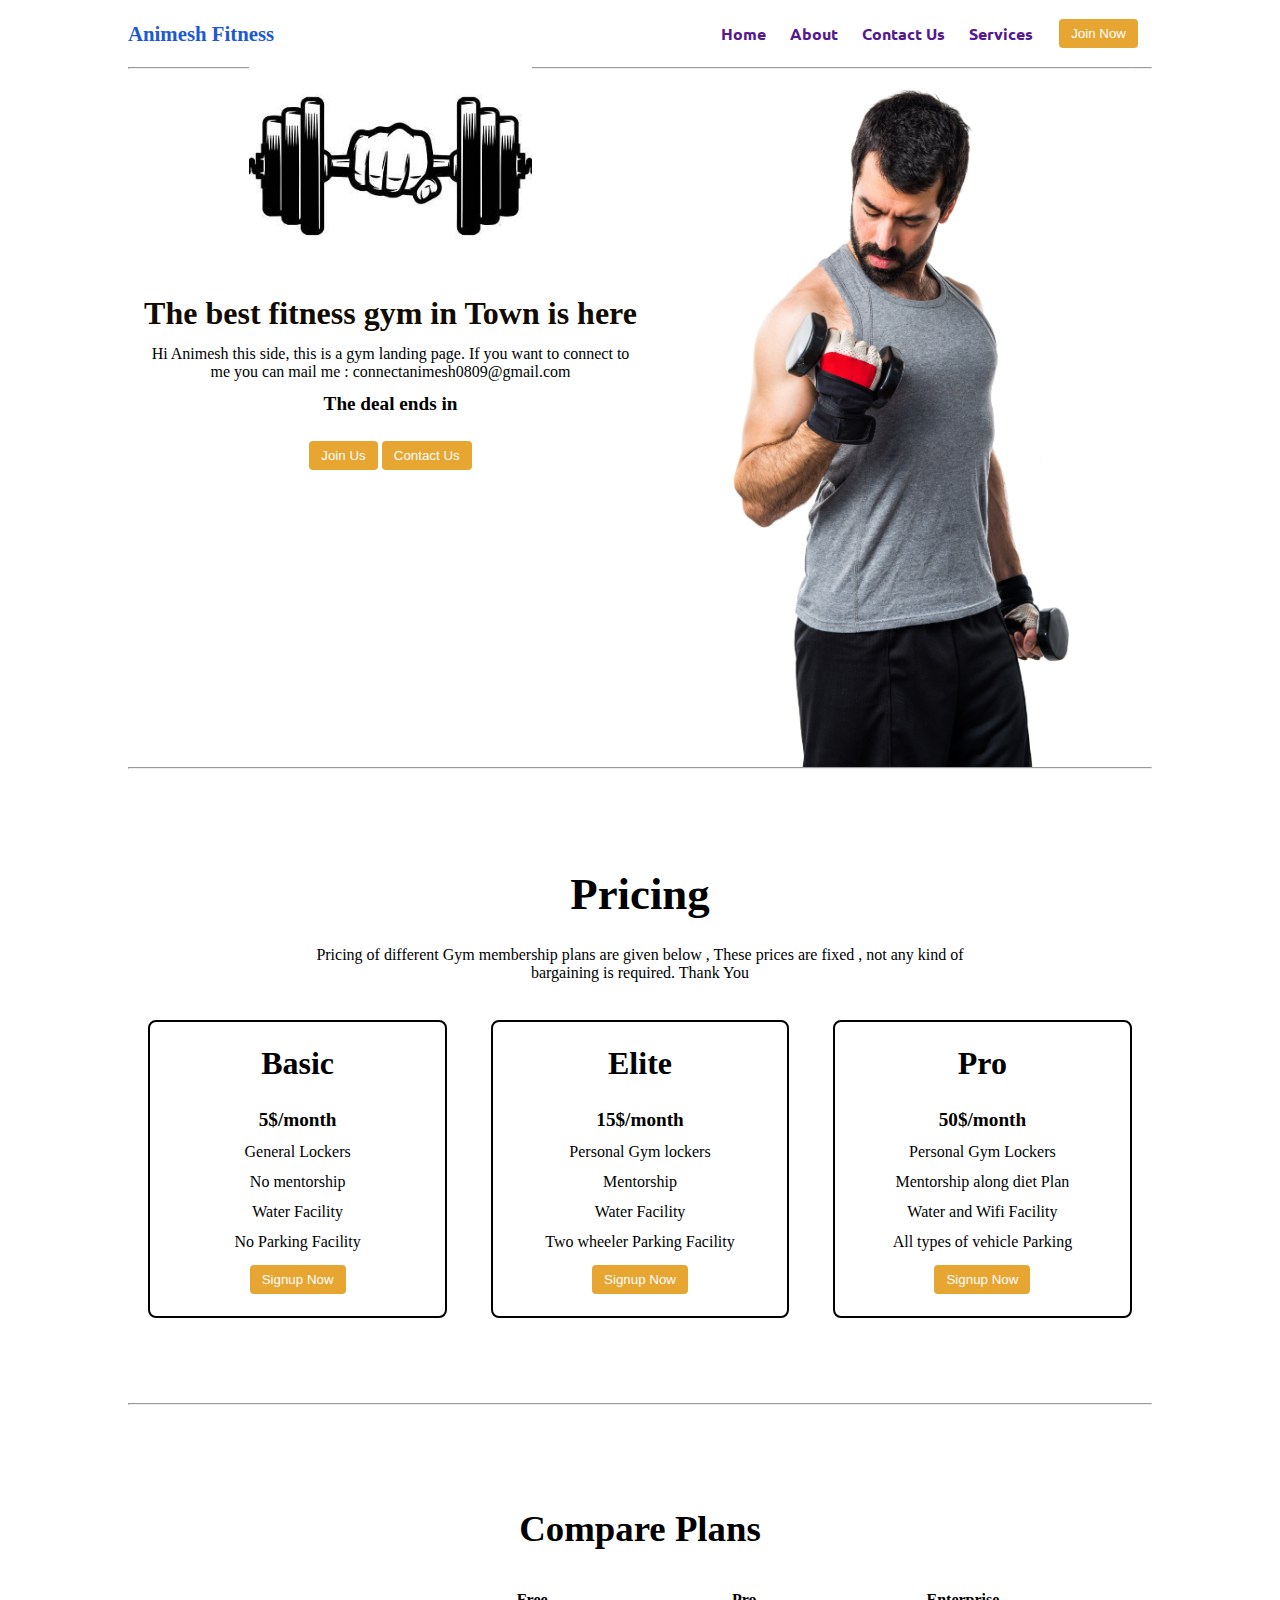
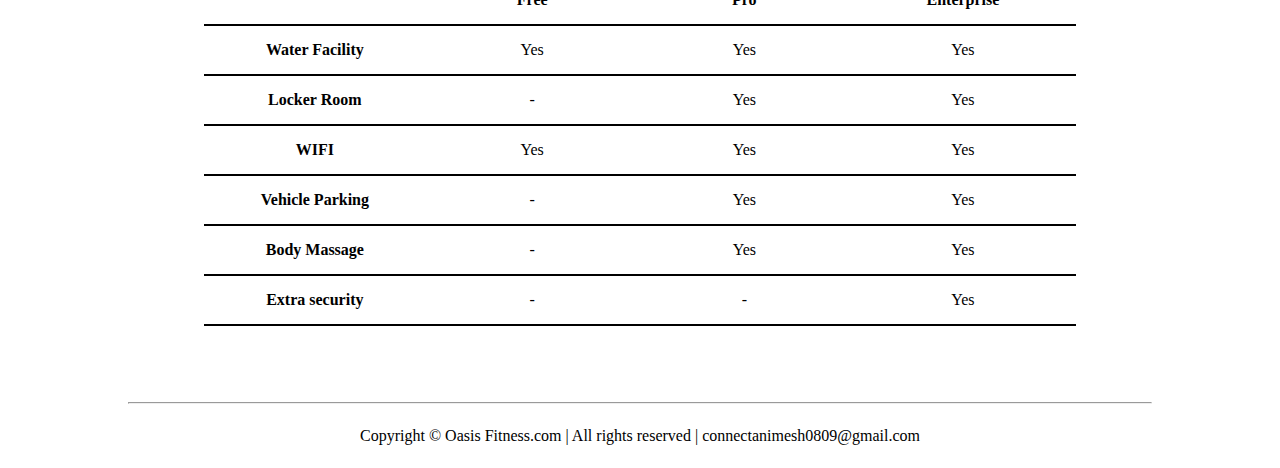
<file: Landing Page/index.html>
<!DOCTYPE html>
<html lang="en">

<head>
    <meta charset="UTF-8">
    <meta name="viewport" content="width=device-width, initial-scale=1.0">
    <title>Animesh Gym-The best fitness in town</title>
    <link rel="stylesheet" href="style.css">
    <link rel="stylesheet" href="utils.css">
    <script src="script.js"></script>
</head>

<body class="overflow-xhidden">
    <div class="container mx-auto">
        <header>
            <nav class="flex justify-between">
                <div class="flex items-center font-bold text-blue logo">Animesh Fitness</div>
                <ul class="navbar flex items-center">
                    <li><a class="underline" href="">Home</a></li>
                    <li><a class="underline" href="">About</a></li>
                    <li><a class="underline" href="">Contact Us</a></li>
                    <li><a class="underline" href="">Services</a></li>
                    <li><button class="btn">Join Now</button></li>
                </ul>
            </nav>
            <hr>
        </header>
        <main class="min-h-screen ">
            <section class="section1">
                <div class="flex">
                    <div class="topleft flex flex-col justify-center px-2">
                        <div class="text-center">
                            <img class="dumbelling" src="images/dumbell.png" alt="">
                        </div>
                        <h1 class="my-1 text-center">The best fitness gym in Town is here</h1>
                        <p class="text-center">Hi Animesh this side, this is a gym landing page. If you want to connect to me you can mail me : connectanimesh0809@gmail.com</p>
                        <p class="deal text-center">The deal ends in <span id="demo"></span></p>
                        <div class="buttons">
                            <button class="btn">Join Us</button>
                            <button class="btn">Contact Us</button>
                        </div>
                    </div>
                    <div class="topright flex justify-center">
                        <img class="gymimg" src="images/img1.jpg" alt="gym" srcset="">
                    </div>
                </div>
            </section>
            <hr>
            <section class="section2">
                <h1 class="text-center my-2">Pricing</h1>
                <p class="my-2">Pricing of different Gym membership plans are given below , These prices are fixed , not any kind of bargaining is required. Thank You</p>
                <div class="boxes flex justify-center">
                    <div class="box">
                        <h2>Basic</h2>
                        <ul>
                            <li class="highlighted">5$/month</li>
                            <li>General Lockers</li>
                            <li>No mentorship</li>
                            <li>Water Facility</li>
                            <li>No Parking Facility</li>
                            <li><button class="btn">Signup Now</button></li>

                        </ul>
                    </div>
                    <div class="box">
                        <h2>Elite</h2>
                        <ul>
                            <li class="highlighted">15$/month</li>
                            <li>Personal Gym lockers</li>
                            <li>Mentorship</li>
                            <li>Water Facility</li>
                            <li>Two wheeler Parking Facility</li>
                            <li><button class="btn">Signup Now</button></li>

                        </ul>
                    </div>
                    <div class="box">
                        <h2>Pro</h2>
                        <ul>
                            <li class="highlighted">50$/month</li>
                            <li>Personal Gym Lockers</li>
                            <li>Mentorship along diet Plan</li>
                            <li>Water and Wifi Facility</li>
                            <li>All types of vehicle Parking</li>
                            <li><button class="btn">Signup Now</button></li>
                        </ul>
                    </div>
                </div>
            </section>
            <hr>
            <section class="section3">
                <h1 class="text-center my-2">Compare Plans</h1>
                <div class="container plantable">
                    <table class="table text-center">
                        <thead>
                            <tr>
                                <th></th>
                                <th>Free</th>
                                <th>Pro</th>
                                <th>Enterprise</th>
                            </tr>
                        </thead>
                        <tbody>
                            <tr>
                                <th scope="row" class="text-start">Water Facility</th>
                                <td>Yes
                                    </svg>
                                </td>
                                <td>Yes
                                    </svg>
                                </td>
                                <td>Yes
                                    </svg>
                                </td>
                            </tr>
                            <tr>
                                <th scope="row" class="text-start">Locker Room</th>
                                <td>-</td>                                <td>Yes
                                    </svg>
                                </td>
                                <td>Yes
                                    </svg>
                                </td>
                            </tr>
                        </tbody>

                        <tbody>
                            <tr>
                                <th scope="row" class="text-start">WIFI </th>
                                <td>Yes
                                    </svg>
                                </td>
                                <td>Yes
                                    </svg>
                                </td>
                                <td>Yes
                                    </svg>
                                </td>
                            </tr>
                            <tr>
                                <th scope="row" class="text-start">Vehicle Parking</th>
                                <td>-</td>                                <td>Yes
                                    </svg>
                                </td>
                                <td>Yes
                                    </svg>
                                </td>
                            </tr>
                            <tr>
                                <th scope="row" class="text-start">Body Massage</th>
                                <td>-</td>                                <td>Yes
                                    </svg>
                                </td>
                                <td>Yes
                                    </svg>
                                </td>
                            </tr>
                            <tr>
                                <th scope="row" class="text-start">Extra security</th>
                                <td>-</td>                                <td>-</td>                                <td>Yes
                                    </svg>
                                </td>
                            </tr>
                        </tbody>
                    </table>
            </section>
            <hr>
        </main>
        <footer>
            Copyright &copy; Oasis Fitness.com | All rights reserved | connectanimesh0809@gmail.com
        </footer>
    </div>
</body>

</html>
</file>
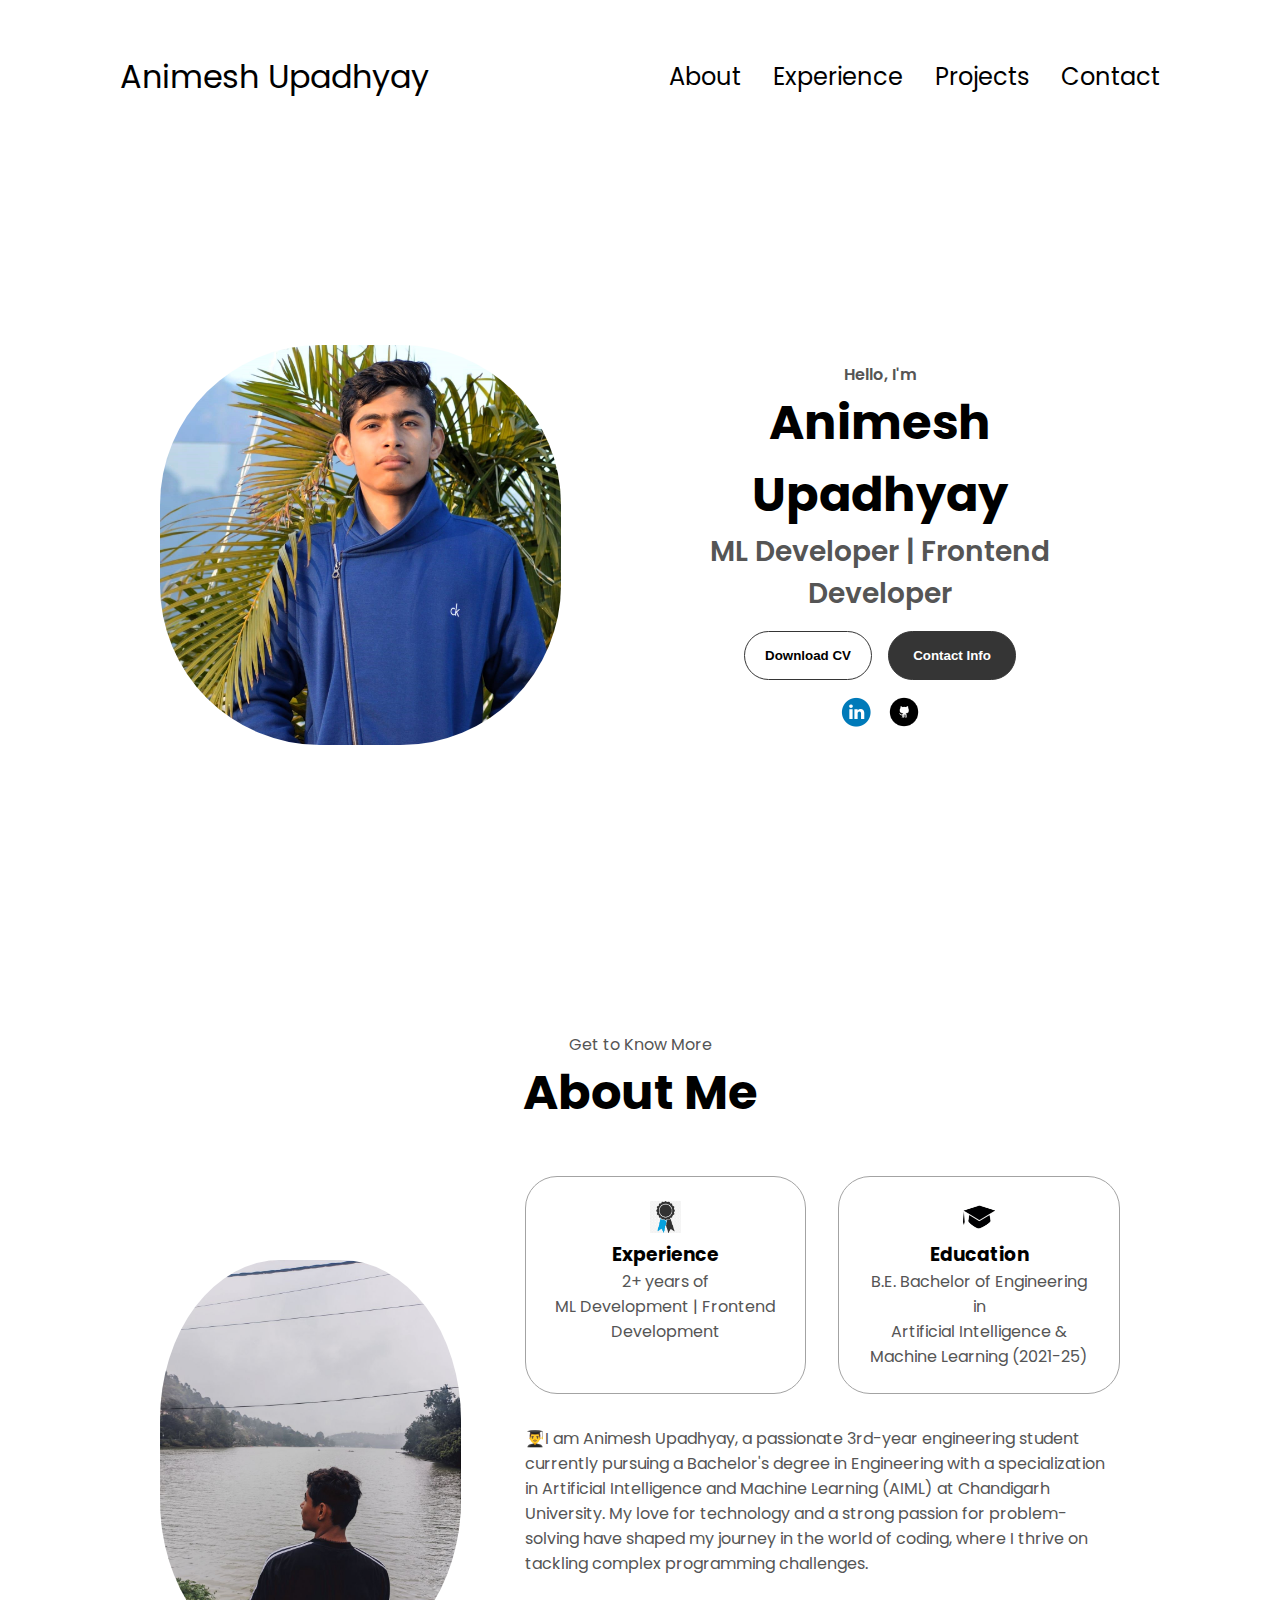
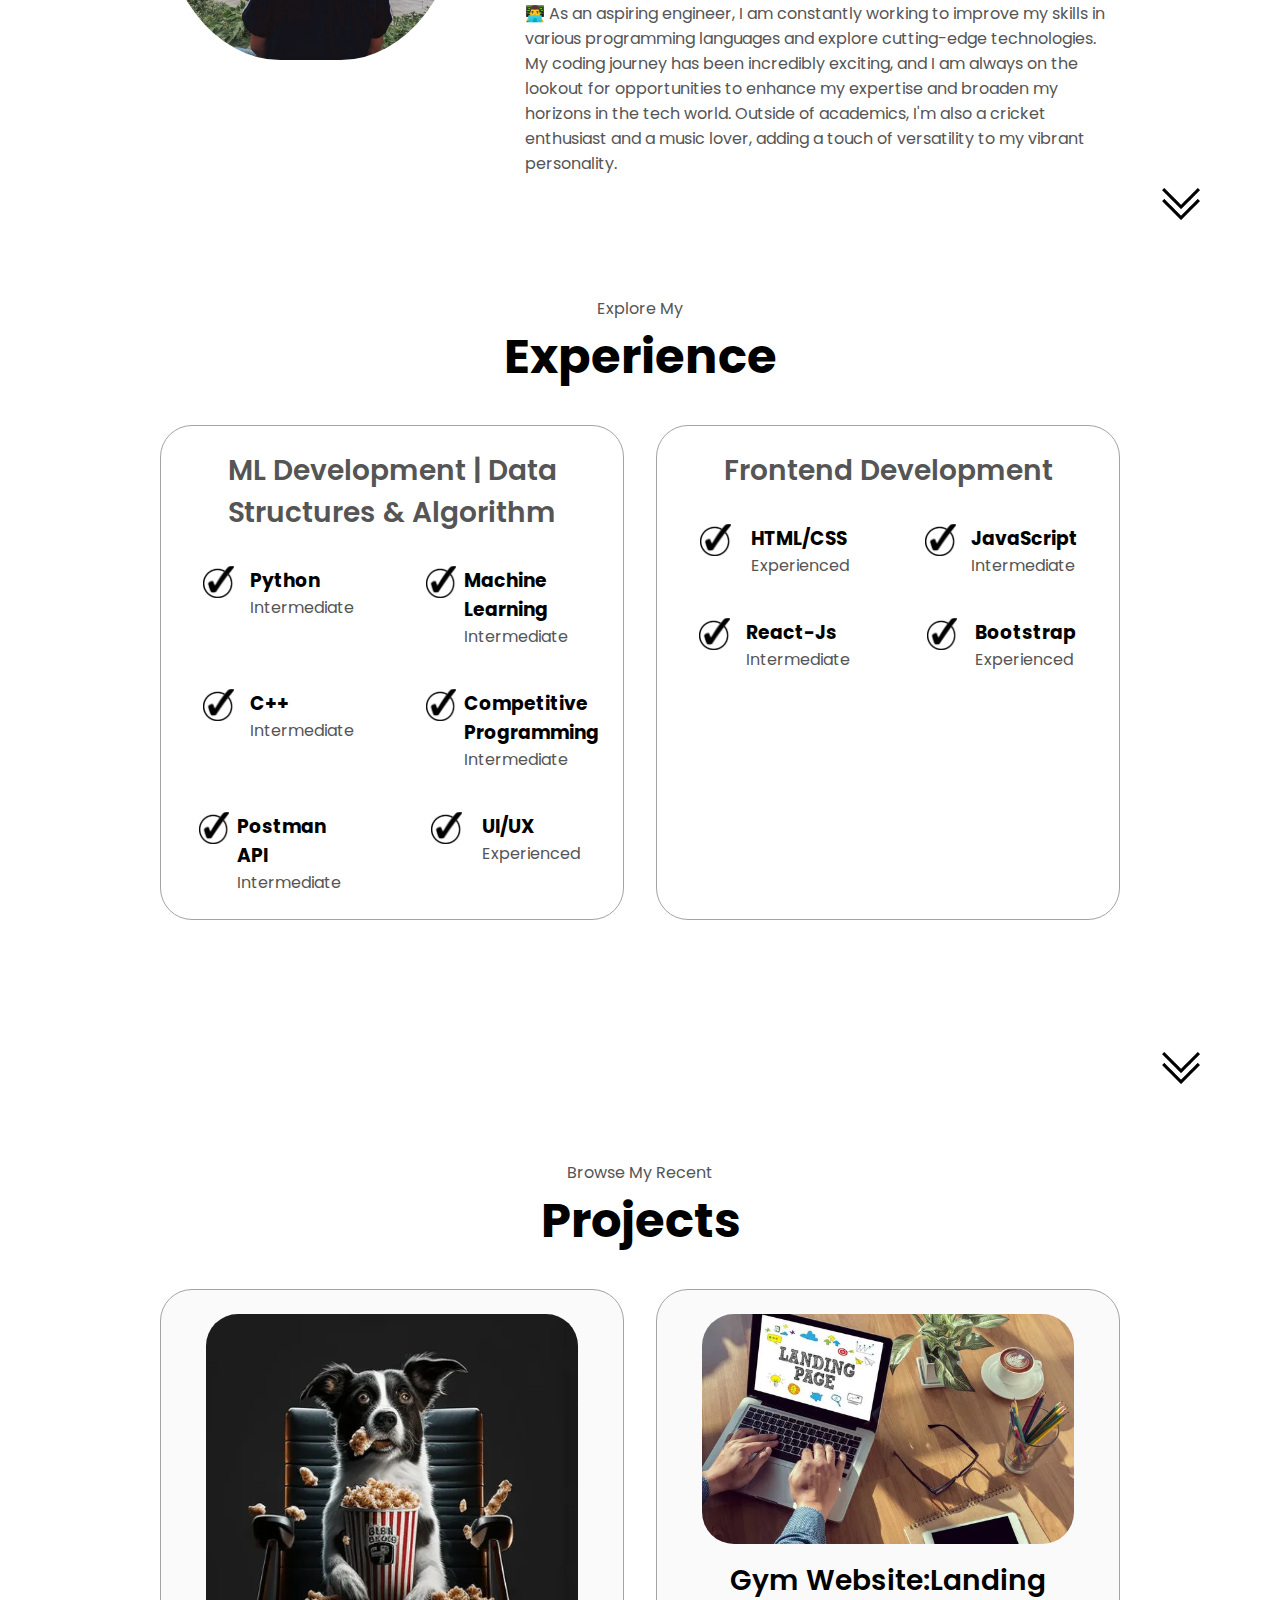
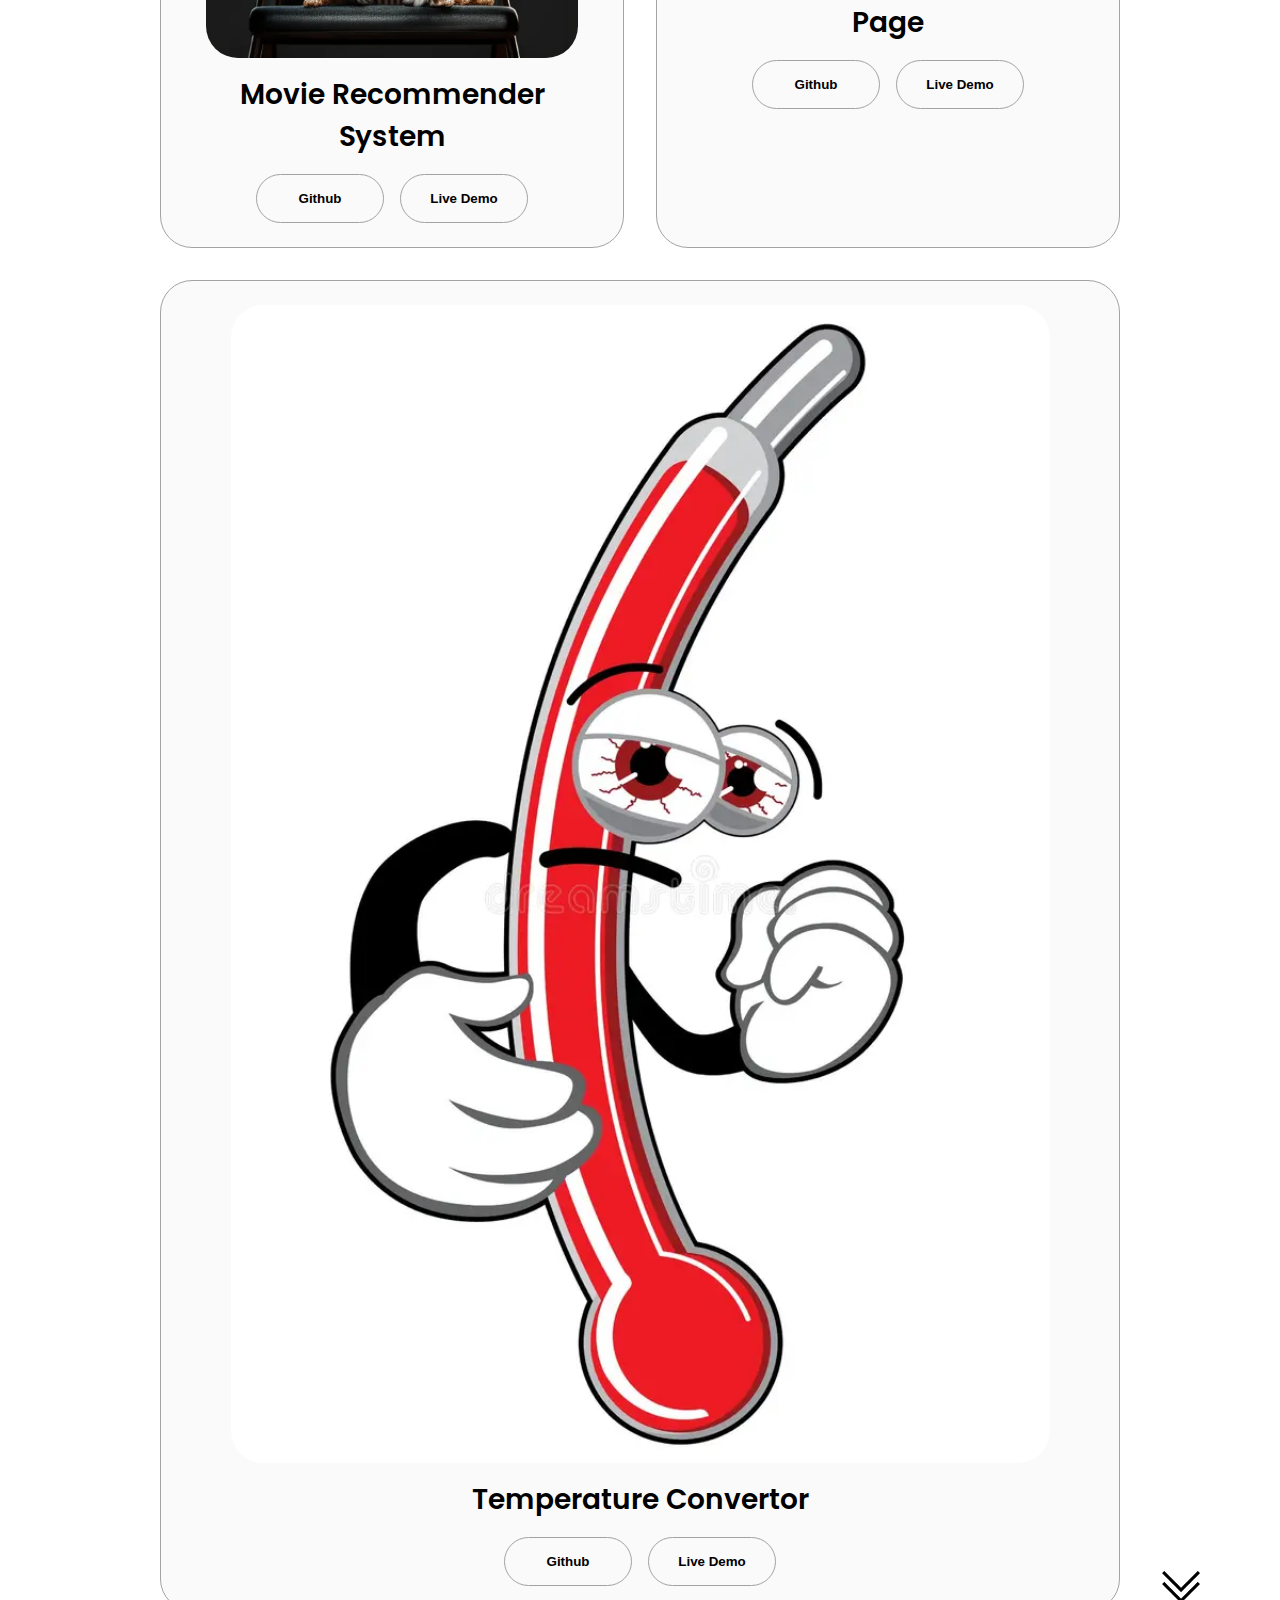
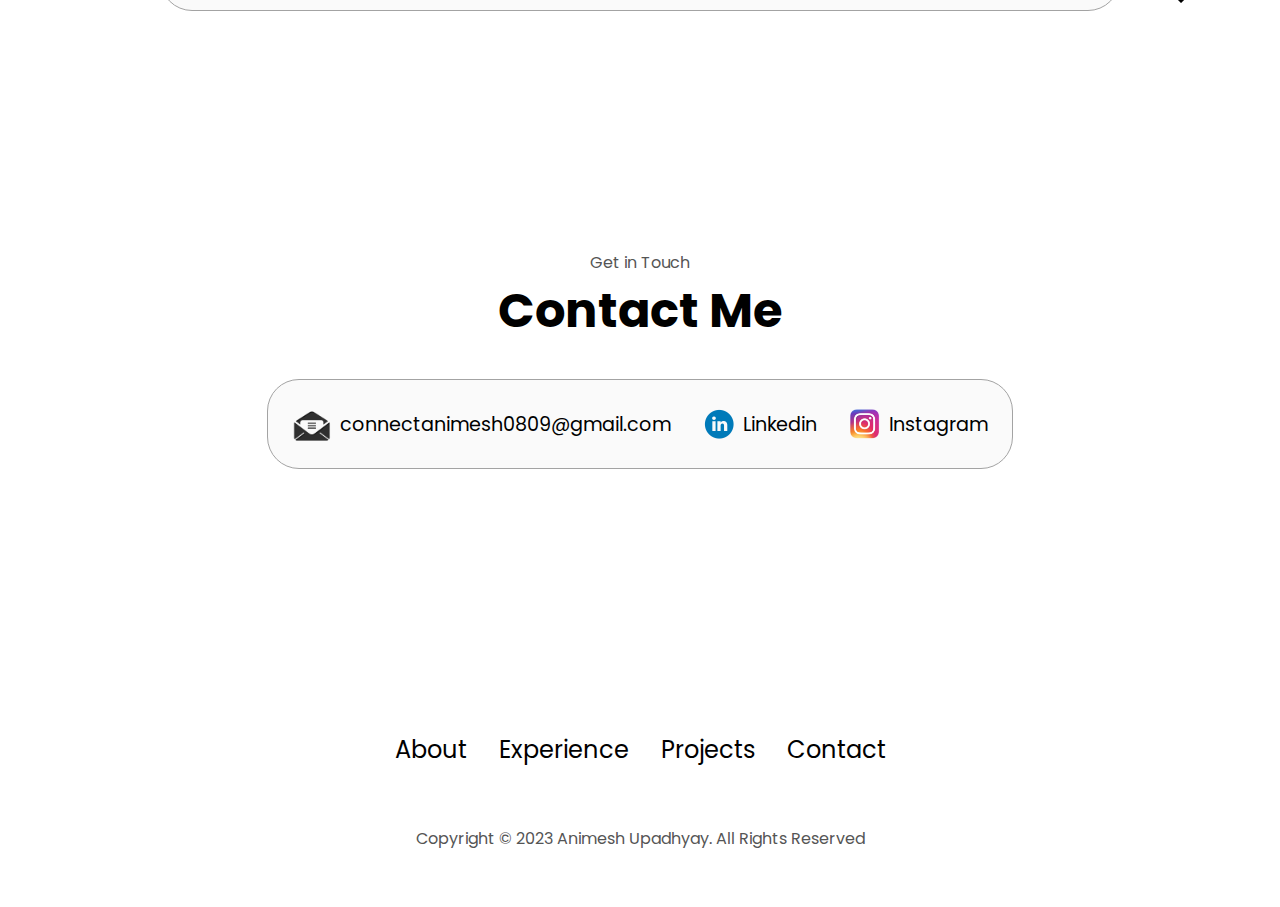
<file: Portfolio/index.html>
<!DOCTYPE html>
<html lang="en">
  <head>
    <meta charset="UTF-8" />
    <meta name="viewport" content="width=device-width, initial-scale=1.0" />
    <title>My Portfolio</title>
    <script src="script.js"></script>
    <link rel="stylesheet" href="style.css" />
    <link rel="stylesheet" href="utils.css" />
  </head>
  <body>
    <nav id="desktop-nav">
      <div class="logo">Animesh Upadhyay</div>
      <div>
        <ul class="nav-links">
          <li><a href="#about">About</a></li>
          <li><a href="#experience">Experience</a></li>
          <li><a href="#projects">Projects</a></li>
          <li><a href="#contact">Contact</a></li>
        </ul>
      </div>
    </nav>
    <nav id="hamburger-nav">
      <div class="logo">Animesh Upadhyay</div>
      <div class="hamburger-menu">
        <div class="hamburger-icon" onclick="toggleMenu()">
          <span></span>
          <span></span>
          <span></span>
        </div>
        <div class="menu-links">
          <li><a href="#about" onclick="toggleMenu()">About</a></li>
          <li><a href="#experience" onclick="toggleMenu()">Experience</a></li>
          <li><a href="#projects" onclick="toggleMenu()">Projects</a></li>
          <li><a href="#contact" onclick="toggleMenu()">Contact</a></li>
        </div>
      </div>
    </nav>
    <section id="profile">
      <div class="section__pic-container">
        <img src="./images/profile_img.jpg" alt="" />
      </div>
      <div class="section__text">
        <p class="section__text__p1">Hello, I'm</p>
        <h1 class="title">Animesh Upadhyay</h1>
        <p class="section__text__p2">ML Developer | Frontend Developer</p>
        <div class="btn-container">
          <button class="btn btn-color-2" onclick="window.open('./images/Animesh_Upadhyay_Resume.pdf')">Download CV</button>
          <button class="btn btn-color-1" onclick="location.href='./#contact'">
            Contact Info
          </button>
        </div>
        <div id="socials-container">
          <img
            src="./images/linkedin.png"
            alt="Linkedin"
            class="icon"
            onclick="location.href='https://linkedin.com/in/animesh-upadhyay-74a32a1b5/'"
          />
          <img
            src="./images/github.png"
            alt="Github"
            class="icon"
            onclick="location.href='https://github.com/animesh-up'"
          />
        </div>
      </div>
    </section>
    <section id="about">
      <p class="section__text__p1">Get to Know More</p>
      <h1 class="title">About Me</h1>
      <div class="section-container">
        <div class="section__pic-container">
          <img
            src="./images/profilepic.jpg"
            alt="Profile-Pic"
            class="about-pic"
          />
        </div>
        <div class="about-details-container">
          <div class="about-containers">
            <div class="details-container">
              <img
                src="./images/experience.png"
                alt="Experience icon"
                class="icon"
              />
              <h3>Experience</h3>
              <p>2+ years of <br />ML Development | Frontend Development</p>
            </div>
            <div class="details-container">
              <img
                src="./images/education.png"
                alt="Education icon"
                class="icon"
              />
              <h3>Education</h3>
              <p>
                B.E. Bachelor of Engineering in <br />Artificial Intelligence &
                Machine Learning (2021-25)
              </p>
            </div>
          </div>
          <div class="text-container">
            <p>
                👨‍🎓I am Animesh Upadhyay, a passionate 3rd-year engineering student currently pursuing a Bachelor's degree in Engineering with a specialization in Artificial Intelligence and Machine Learning (AIML) at Chandigarh University. My love for technology and a strong passion for problem-solving have shaped my journey in the world of coding, where I thrive on tackling complex programming challenges.<br><br>

                👨‍💻 As an aspiring engineer, I am constantly working to improve my skills in various programming languages and explore cutting-edge technologies. My coding journey has been incredibly exciting, and I am always on the lookout for opportunities to enhance my expertise and broaden my horizons in the tech world. Outside of academics, I'm also a cricket enthusiast and a music lover, adding a touch of versatility to my vibrant personality.
            </p>
          </div>
        </div>
      </div>
      <img
        src="./images/arrow.png"
        alt="Arrow icon"
        class="icon arrow"
        onclick="location.href='./#experience'"
      />
    </section>
    <section id="experience">
      <p class="section__text__p1">Explore My</p>
      <h1 class="title">Experience</h1>
      <div class="experience-details-container">
        <div class="about-containers">
          <div class="details-container">
            <h2 class="experience-sub-title">
              ML Development | Data Structures & Algorithm
            </h2>
            <div class="article-container">
              <article>
                <img
                  src="./images/checkmark.webp"
                  alt="Experience icon"
                  class="icon"
                />
                <div>
                  <h3>Python</h3>
                  <p>Intermediate</p>
                </div>
              </article>
              <article>
                <img
                  src="./images/checkmark.webp"
                  alt="Experience icon"
                  class="icon"
                />
                <div>
                  <h3>Machine Learning</h3>
                  <p>Intermediate</p>
                </div>
              </article>
              <article>
                <img
                  src="./images/checkmark.webp"
                  alt="Experience icon"
                  class="icon"
                />
                <div>
                  <h3>C++</h3>
                  <p>Intermediate</p>
                </div>
              </article>
              <article>
                <img
                  src="./images/checkmark.webp"
                  alt="Experience icon"
                  class="icon"
                />
                <div>
                  <h3>Competitive Programming</h3>
                  <p>Intermediate</p>
                </div>
              </article>
              <article>
                <img
                  src="./images/checkmark.webp"
                  alt="Experience icon"
                  class="icon"
                />
                <div>
                  <h3>Postman API</h3>
                  <p>Intermediate</p>
                </div>
              </article>
              <article>
                <img
                  src="./images/checkmark.webp"
                  alt="Experience icon"
                  class="icon"
                />
                <div>
                  <h3>UI/UX</h3>
                  <p>Experienced</p>
                </div>
              </article>
            </div>
          </div>
          <div class="details-container">
            <h2 class="experience-sub-title">
              Frontend Development
            </h2>
            <div class="article-container">
              <article>
                <img
                  src="./images/checkmark.webp"
                  alt="Experience icon"
                  class="icon"
                />
                <div>
                  <h3>HTML/CSS</h3>
                  <p>Experienced</p>
                </div>
              </article>
              <article>
                <img
                  src="./images/checkmark.webp"
                  alt="Experience icon"
                  class="icon"
                />
                <div>
                  <h3>JavaScript</h3>
                  <p>Intermediate</p>
                </div>
              </article>
              <article>
                <img
                  src="./images/checkmark.webp"
                  alt="Experience icon"
                  class="icon"
                />
                <div>
                  <h3>React-Js</h3>
                  <p>Intermediate</p>
                </div>
              </article>
              <article>
                <img
                  src="./images/checkmark.webp"
                  alt="Experience icon"
                  class="icon"
                />
                <div>
                  <h3>Bootstrap</h3>
                  <p>Experienced</p>
                </div>
              </article>
            </div>
          </div>
        </div>
      </div>
      <img
        src="./images/arrow.png"
        alt="Arrow icon"
        class="icon arrow"
        onclick="location.href='./#projects'"
      />
    </section>
    <section id="projects">
      <p class="section__text__p1">Browse My Recent</p>
      <h1 class="title">Projects</h1>
      <div class="experience-details-container">
        <div class="about-containers">
          <div class="details-container color-container">
            <div class="article-container">
              <img src="./images/project-1.webp" alt="Project-1" class="project-img" />
            </div>
            <h2 class="experience-sub-title project-title">Movie Recommender System</h2>
            <div class="btn-container">
              <button
                class="btn btn-color-2 project-btn"
                onclick="location.href='https://github.com/animesh-up/movie-recommender-system'"
              >
                Github
              </button>
              <button class="btn btn-color-2 project-btn" onclick="location.href='https://animesh-movie.streamlit.app/'">Live Demo</button>
            </div>
          </div>
          <div class="details-container color-container">
            <div class="article-container">
              <img src="./images/landing-page.webp" alt="Project-2" class="project-img" />
            </div>
            <h2 class="experience-sub-title project-title">Gym Website:Landing Page</h2>
            <div class="btn-container">
              <button
                class="btn btn-color-2 project-btn"
                onclick="location.href='https://github.com/animesh-up/Gym-Landing-Page'"
              >
                Github
              </button>
              <button class="btn btn-color-2 project-btn" onclick="location.href='https://animesh-up.github.io/Gym-Landing-Page/'">Live Demo</button>
            </div>
          </div>
          <div class="details-container color-container">
            <div class="article-container">
              <img src="./images/temprature.webp" alt="Project-3" class="project-img" />
            </div>
            <h2 class="experience-sub-title project-title">Temperature Convertor</h2>
            <div class="btn-container">
              <button
                class="btn btn-color-2 project-btn"
                onclick="location.href='https://github.com/animesh-up/Temperature-Convertor'"
              >
                Github
              </button>
              <button class="btn btn-color-2 project-btn" onclick="location.href='https://animesh-up.github.io/Temperature-Convertor/'">Live Demo</button>
            </div>
          </div>
        </div>
      </div>
      <img
      src="./images/arrow.png"
      alt="Arrow icon"
      class="icon arrow"
      onclick="location.href='./#contact'"
    />
    </section>
    <section id="contact">
        <p class="section__text__p1">Get in Touch</p>
        <h1 class="title">Contact Me</h1>
        <div class="contact-info-upper-container">
            <div class="contact-info-container">
                <img src="./images/email.png" alt="Email icon" class="icon contact-icon email-icon">
                <p><a href="mailto: connectanimesh0809@gmail.com" target="_blank">connectanimesh0809@gmail.com</a></p>
            </div>
            <div class="contact-info-container">
                <img src="./images/linkedin.png" alt="Linkedin icon" class="icon contact-icon">
                <p><a href="https://linkedin.com/in/animesh-upadhyay-74a32a1b5/" target="_blanks">Linkedin</a></p>
            </div>
            <div class="contact-info-container">
                <img src="./images/instagram.webp" alt="instagram icon" class="icon contact-icon">
                <p><a href="https://www.instagram.com/aniiiimeshhh/" target="_blank">Instagram</a></p>
            </div>
        </div>
    </section>
    <footer>
        <nav>
            <div class="nav-links-container">
                <ul class="nav-links">
                    <li><a href="#about">About</a></li>
                    <li><a href="#experience">Experience</a></li>
                    <li><a href="#projects">Projects</a></li>
                    <li><a href="#contact">Contact</a></li>
                  </ul>
            </div>
        </nav>
        <p>Copyright &#169; 2023 Animesh Upadhyay. All Rights Reserved</p>
    </footer>
  </body>
</html>
</file>
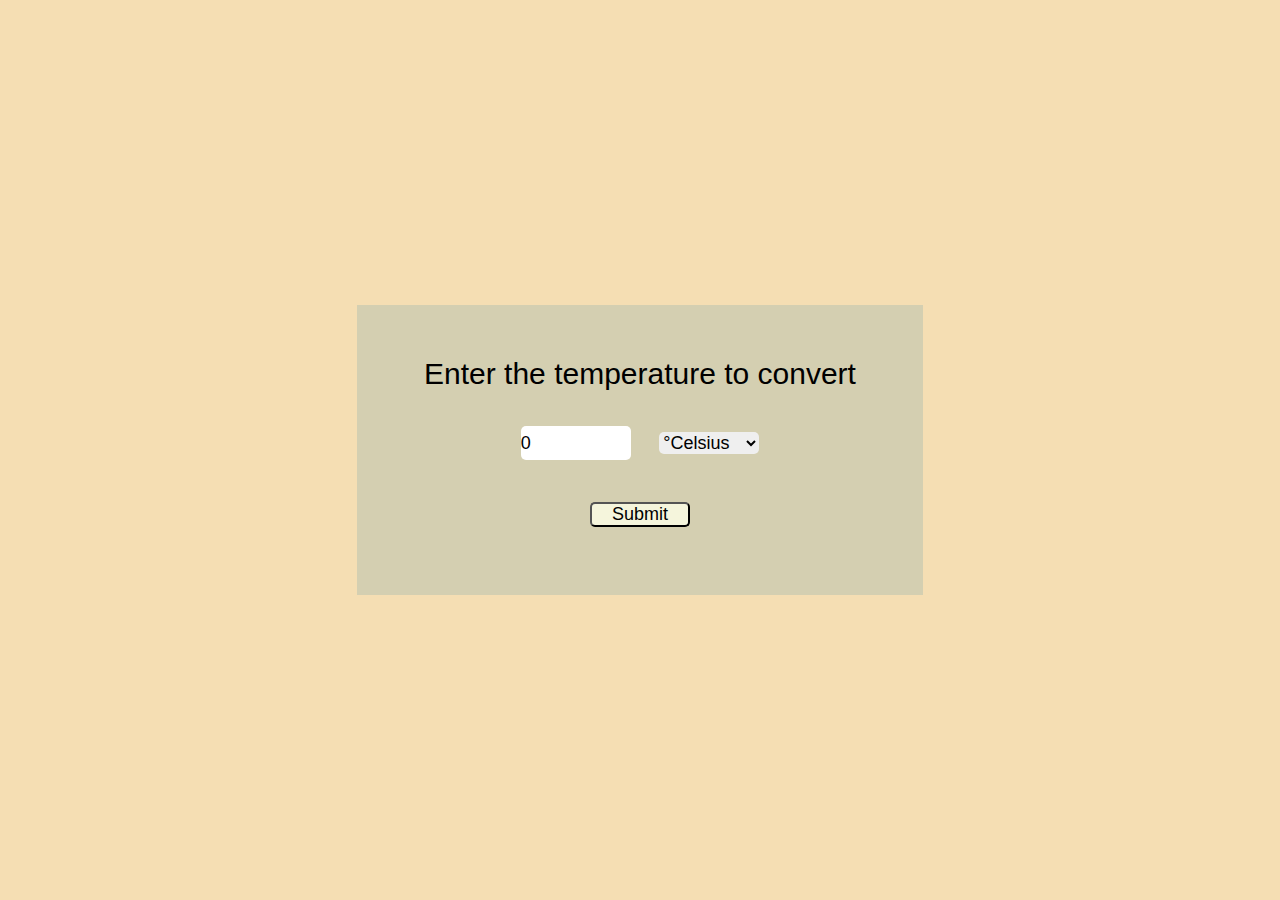
<file: Temprature Convertor/index.html>
<!DOCTYPE html>
<html lang="en">
<head>
    <meta charset="UTF-8">
    <meta name="viewport" content="width=device-width, initial-scale=1.0">
    <title>Temperature Convertor</title>
    <link rel="stylesheet" href="style.css">
    <script src="app.js"></script>
</head>
<body>
    <div class="container">
        <form  id="calcTemp" onSubmit="calculateTemp(); return false">
            <label for="temp">Enter the temperature to convert</label>
            <br>
            <input type="number" name="temp" id="temp" value="0">
            <select name="temp_diff" id="temp_diff">
                <option value="cel">&#176;Celsius</option>
                <option value="fah">&#176;Fahrenheit</option>
            </select>
            <br>
            <input type="submit" name="temp" id="submit">
            <br>
            <span id="result"></span>
        </form>
    </div>
</body>
</html>
</file>
<file: Landing Page/style.css>
@import url('https://fonts.googleapis.com/css2?family=Ubuntu:wght@300&display=swap');

*{
    margin: 0;
    padding: 0;
}

.container{
    max-width: 80vw;
}

.navbar{
    display: flex;
    height: 67px;
    font-family: 'Ubuntu', sans-serif;
}


.navbar li{
    list-style: none;
    margin: 0 12px;
}

.topleft{
    width: 50%;
    height: 400px ;

}

.topright{
    width: 50%;
}
.topright img{
    width: 50%;
}
.section1{
    max-height: 100vh;
}
.logo{
    font-size: 1.3rem;
}
.dumbell-img{
    width: 89px;

}
.dumbelling{
    width: 283px;
}

.topright .gymimg{
    width:466px;
}
.section1 h1{
    font-size: 2rem;
    color: rgb(17, 11, 1);
}
.section2 h1{
    font-size: 2.8rem;
}
.section2{
    padding: 73px;
}
.section2 p{
    padding: 0 8vw;
    text-align: center;
}
.box{
    margin: 12px 22px;
    min-width:23vw ;
    border: 2px solid black;
    text-align: center;
    padding: 8px 0px;
    border-radius: 8px;
}
.box h2{
    font-size: 2rem;
    padding: 15px 0;
}
.box ul{
    list-style: none;
}
.box ul li{
    margin: 12px 2px;
}

.highlighted{
    font-size: 1.2rem;
    font-weight: bolder;
}

.plantable{
    display: flex;
    justify-content: center;
    align-items: center;
}
.section3 table{
    width: 100%;
    margin-bottom: 140px 0;
    margin-top: 40px 0;
    border-collapse: collapse;
}
.section3 h1{
    font-size: 2.3rem;
}
.section3{
    padding: 76px;
}
.section3 table th{
    width: 23vw;
    border-bottom: 2px solid black;
    padding: 15px 0;
}
.section3 table td{
    border-bottom: 2px solid black;
}

footer{
    padding: 23px;
    text-align: center;
}

.buttons{
    display: flex;
    justify-content: center;
    align-items: center;
    margin: 12px;
}

.deal{
    font-size: 1.2rem;
    font-weight: bolder;
    margin: 12px 0;
}
</file>
<file: Landing Page/utils.css>
.min-h-screen{
    min-height: 100vh;
    
}
.bg-red{
    background-color: red;
}

.mx-auto{
    margin-left: auto;
    margin-right: auto;
}

.flex{
    display: flex;
}

.items-center{
    align-items: center;
}

.justify-between{
    justify-content:space-between;
}

.justify-center{
    justify-content: center;
}
.font-bold{
    font-weight: bolder;
}

.flex-col{
    flex-direction: column;
}

.my-1{
    margin-top: 13px;
    margin-bottom: 13px;
}
.my-2{
    margin-top: 26px;
    margin-bottom: 26px;

}
.px-2{
    padding-left: 13px;
    padding-right: 13px;
}
.text-blue{
    color: rgb(29, 88, 214);
}
.btn{
    padding: 7px 12px;
    border: 2px solid white;
    color:white;
    border-radius: 6px;
    background-color: rgb(231, 165, 50);
    cursor: pointer;
}
.overflow-xhidden{
    overflow-x: hidden;
}
.text-center{
    text-align: center;
}
.underline{
    text-decoration: none;
    font-weight: bold;
}
</file>
<file: Portfolio/style.css>
@import url("https://fonts.googleapis.com/css2?family=Poppins:wght@300;400;500;600&display=swap");

*{
    margin: 0;
    padding: 0;
}
body{
    font-family: "Poppins",sans-serif;
}
html{
    scroll-behavior: smooth;
}
p{
    color: rgb(85,85,85);
}
a,.btnP{
    transition: all 0.3s ease-in;
}

/* Desktop Nav */
nav,.nav-links{
    display: flex;
}
nav{
    justify-content: space-around;
    align-items: center;
    height: 17vh;
}
.nav-links{
    gap: 2rem;
    list-style: none;
    font-size: 1.5rem;
}
a{
    color: black;
    text-decoration: none;
    text-decoration-color: white;
}
a:hover{
    color: gray;
    text-decoration: underline;
    text-underline-offset: 1rem;
    text-decoration-color:rgb(181,181,181) ;
}
.logo{
    font-size: 2rem;
}
.logo:hover{
    cursor: default;
}
/* Hamburger menu */
#hamburger-nav{
    display: none;
}
.hamburger-menu{
    position: relative;
    display: inline-block;
}
.hamburger-icon{
    display: flex;
    flex-direction: column;
    justify-content: space-around;
    height: 24px;
    width: 30px;
    cursor:pointer;
}
.hamburger-icon span{
    width: 100%;
    height: 2px;
    background-color: black;
    transition: all 0.3 ease-in-out;
}
.menu-links{
    position: absolute;
    top: 100%;
    right: 0;
    background-color: white;
    width: fit-content;
    max-height: 0;
    overflow: hidden;
    transition: all 0.3 ease-in-out;
}
.menu-links a{
    display: block;
    padding: 10px;
    text-align: center;
    font-size: 1.5rem;
    color: black;
    text-decoration: none;
    transition: all 0.3 ease-in-out;
}
.menu-links li{
    list-style: none;
}
.menu-links.open{
    max-height: 300px;
}
.hamburger-icon.open span:first-child {
    transform: rotate(45deg) translate(10px, 5px);
  }
  
  .hamburger-icon.open span:nth-child(2) {
    opacity: 0;
  }
  
  .hamburger-icon.open span:last-child {
    transform: rotate(-45deg) translate(10px, -5px);
  }
  
  .hamburger-icon span:first-child {
    transform: none;
  }
  
  .hamburger-icon span:first-child {
    opacity: 1;
  }
  
  .hamburger-icon span:first-child {
    transform: none;
  }
  

  /* section */
  section{
    padding-top: 4vh;
    height: 96vh;
    margin: 0 10rem;
    box-sizing: border-box;
    min-height: fit-content;
  }
  .section-container{
    display: flex;
  }

  /* Profile Section */
 #profile {
  display: flex;
  justify-content: center;
  gap: 5rem;
  height: 80vh;
}

.section__pic-container {
  display: flex;
  height: 400px;
  width: 400px;
  margin: auto 0;
}

.section__text {
  align-self: center;
  text-align: center;
}

.section__text p {
  font-weight: 600;
}

.section__text__p1 {
  text-align: center;
}

.section__text__p2 {
  font-size: 1.75rem;
  margin-bottom: 1rem;
}

.title {
  font-size: 3rem;
  text-align: center;
}

#socials-container {
  display: flex;
  justify-content: center;
  margin-top: 1rem;
  gap: 1rem;
}

  /* Icons */
  .icon{
    cursor: pointer;
    height: 2rem;
  }

  /* Button */
  .btn-container{
    display: flex;
    justify-content: center;
    gap: 1rem;
  }
  .btn{
    font-weight: 600;
    transition: all 300ms ease;
    padding: 1rem;
    width: 8rem;
    border-radius: 2rem;
  }
  .btn-color-1,.btn-color-2{
    border: rgb(53,53,53) 0.1rem solid;
  }
  .btn-color-1:hover,.btn-color-2:hover{
    cursor: pointer;
  }
  .btn-color-1,.btn-color-2:hover{
    background: rgb(53,53,53);
    color: white;
  }
  .btn-color-1:hover{
    background: rgb(0,0,0);
  }
  .btn-color-2{
    background: none;
  }
  .btn-color-2:hover{
    border: rgb(255,255,255) 0.1rem solid;
  }
  .btn-container{
    gap: 1rem;
  }

  /* About */
  #about{
    position: relative;
  }
  .about-containers{
    gap: 2rem;
    margin-bottom: 2rem;
    margin-top: 2rem;
  }
  .about-details-container{
    justify-content: center;
    flex-direction: column;
  }
  .about-containers,.about-details-container{
    display: flex;
  }
  .about-pic{
    border-radius: 2rem;
  }
  .details-container{
    padding: 1.5rem;
    flex: 1;
    background: wheat;
    border-radius: 2rem;
    border: rgb(53,53,53) 0,1rem solid;
    border-color: rgb(163,163,163);
    text-align: center;
  }
  .section-container{
    gap: 4rem;
    height: 80%;
  }
  .section__pic-container{
    height: 400px;
    width: 400px;
    margin: auto 0;
    border-radius: 50%;
  }
  .section__pic-container img{
    border-radius: 40%;
  }

  /* About Section */
  #about{
    position: relative;
  }
  .about-containers{
    gap: 2rem;
    margin-bottom: 2rem;
    margin-top: 2rem;
  }
  .about-details-container{
    justify-content: center;
    flex-direction: column;
  }
  .about-containers,.about-details-container{
    display: flex;
  }
  .about-pic{
    border-radius: 2rem;
  }
  .arrow{
    position: absolute;
    right: -5rem;
    bottom: 2.5rem;
  }
  .details-container{
    padding: 1.5rem;
    flex: 1;
    background: white;
    border-radius: 2rem;
    border: rgb(53,53,53) 0.1rem solid;
    border-color: rgb(163,163,163);
    text-align: center;
  }
  .section-container{
    gap: 4rem;
    height: 80%;
  }
  .section__pic-container{
    height: 400px;
    width: 400px;
    margin: auto 0;
  }

  /* Experience Section */
  #experience{
    position: relative;
  }
  .experience-sub-title{
    color: rgb(85,85,85);
    font-weight: 600;
    font-size: 1.75rem;
    margin-bottom: 2rem;
  }
  .experience-details-container{
    display: flex;
    justify-content: center;
    flex-direction: column;
  }
  .article-container{
    display: flex;
    text-align: initial;
    flex-wrap: wrap;
    flex-direction: row;
    gap: 2.5rem;
    justify-content: space-around;
  }
  article{
    display: flex;
    width: 10rem;
    justify-content: space-around;
    gap: 0.5rem;
  }
  article .icon{
    cursor: default;
  }
   /* Project section */
   #projects{
    position: relative;
   }
   .color-container{
    border-color: rgb(163,163,163);
    background: rgb(250,250,250);
   }
   .project-img{
    border-radius: 2rem;
    width: 90%;
    height: 90%;
   }
   .project-title{
    margin: 1rem;
    color: black;
   }
   .project-btn{
    color: black;
    border-color: rgb(163,163,163);
   }

   /* Contact Page */
   #contact{
    display: flex;
    justify-content: center;
    flex-direction:column ;
    height: 70vh;
   }
   .contact-info-upper-container{
    display: flex;
    justify-content: center;
    border-radius: 2rem;
    border: rgb(53,53,53) 0.1rem solid;
    border-color: rgb(163,163,163);
    background: rgb(250,250,250);
    margin: 2rem auto;
    padding: 0.5rem;
   }
   .contact-info-container{
    display: flex;
    align-items: center;
    justify-content: center;
    gap: 0.5rem;
    margin: 1rem;
   }
   .contact-info-container p{
    font-size: larger;
   }
   .contact-icon{
    cursor: default;
   }
   .email-icon{
    height: 2.5rem;
   }
   /* Footer */
   footer{
    height: 26vh;
    margin: 0 1rem;
   }
   footer p{
    text-align: center;
   }
</file>
<file: Portfolio/utils.css>
@media screen and (max-width:1400px){
    #profile{
        height: 83vh;
        margin-bottom:6rem ;        
    }
    .about-containers{
        flex-wrap: wrap;
    }
}


@media screen and (max-width:1200px){
    #desktop-nav{
        display: none;
    }
    #hamburger-nav{
        display: flex;
    }
    #experience,.experience-details-container{
        margin-top: 2rem;
    }
    #profile,.section-container{
        display: block;
    }
    .arrow{
        display: none;
    }
    section,.section-container{
        height: fit-content;
    }
    section{
        margin: 0 5%;
    }
    .section__pic-container{
        width: 275px;
        height: 275px;
        margin: 0 auto 2rem;
    }
    .about-containers{
        margin-top: 0;
    }
}
@media screen and (max-width:600px)
{
    #contact,footer{
        height: 40vh;
    }
    #profile{
        height: 83vh;
        margin-bottom: 0;
    }
    article{
        font-size: 1rem;
    }
    footer nav{
        margin-bottom: 2rem;
        height: fit-content;
    }
    .about-containers,.contact-info-upper-container,.btn-container{
        flex-wrap: wrap;
    }
    .contact-info-container{
        margin: 0;
    }
    .contact-info-container p,.nav-links li a{
        font-size: 1rem;
    }
    .experience-sub-title{
        font-size: 1.25rem;
    }
    .logo{
        font-size: 1.5rem;
    }
    .nav-links{
        flex-direction: column;
        gap: 0.5rem;
        text-align: center;
    }
    .section__pic-container{
        width: auto;
        height: 46vw;
        justify-content: center;
    }
    .section__text__p2{
        font-size: 1.25rem;
    }
    .title{
        font-size: 2rem;
    }
    .text-container{
        text-align: justify;
    }
}
</file>
<file: Temprature Convertor/style.css>
@import url('https://fonts.googleapis.com/css2?family=Ubuntu+Condensed&family=Ubuntu:wght@300&display=swap');

*{
    box-sizing: border-box;
    padding: 0;
    margin: 0;
    font-family: 'Ubuntu', sans-serif;
    font-family: 'Ubuntu Condensed', sans-serif;
}
.container{
    justify-content: center;
    display: flex;
    align-items: center;
    height: 100vh;
    text-align: center;
    background-color: wheat;
}
#calcTemp{
    padding: 29px 67px;
    min-height: 290px;
    background-color: #d4cfb1;
    box-shadow:black;
}
label{
    font-size: 30px;
    line-height: 80px;
}
#temp{
    width: 110px;
    height: 34px;
    border-radius: 5px;
    margin: 12px;
    font-size: 18px;
    font-weight: 500;
    border: none;
    outline:none;
}

#temp_diff{
    width: 100px;
    border-radius: 5px;
    margin: 12px;
    font-size: 18px;
    font-weight: 500;
    border: none;
    outline: none;
}
#submit{
    width: 100px;
    border-radius: 5px;
    margin: 30px 0 20px 0;
    font-size: 18px;
    background-color: beige;
    transition: all 0.5s ease;
}
#submit:hover{
    background-color: bisque;
    cursor: pointer;
}
#result{
    font-size: 27px;
}
</file>
